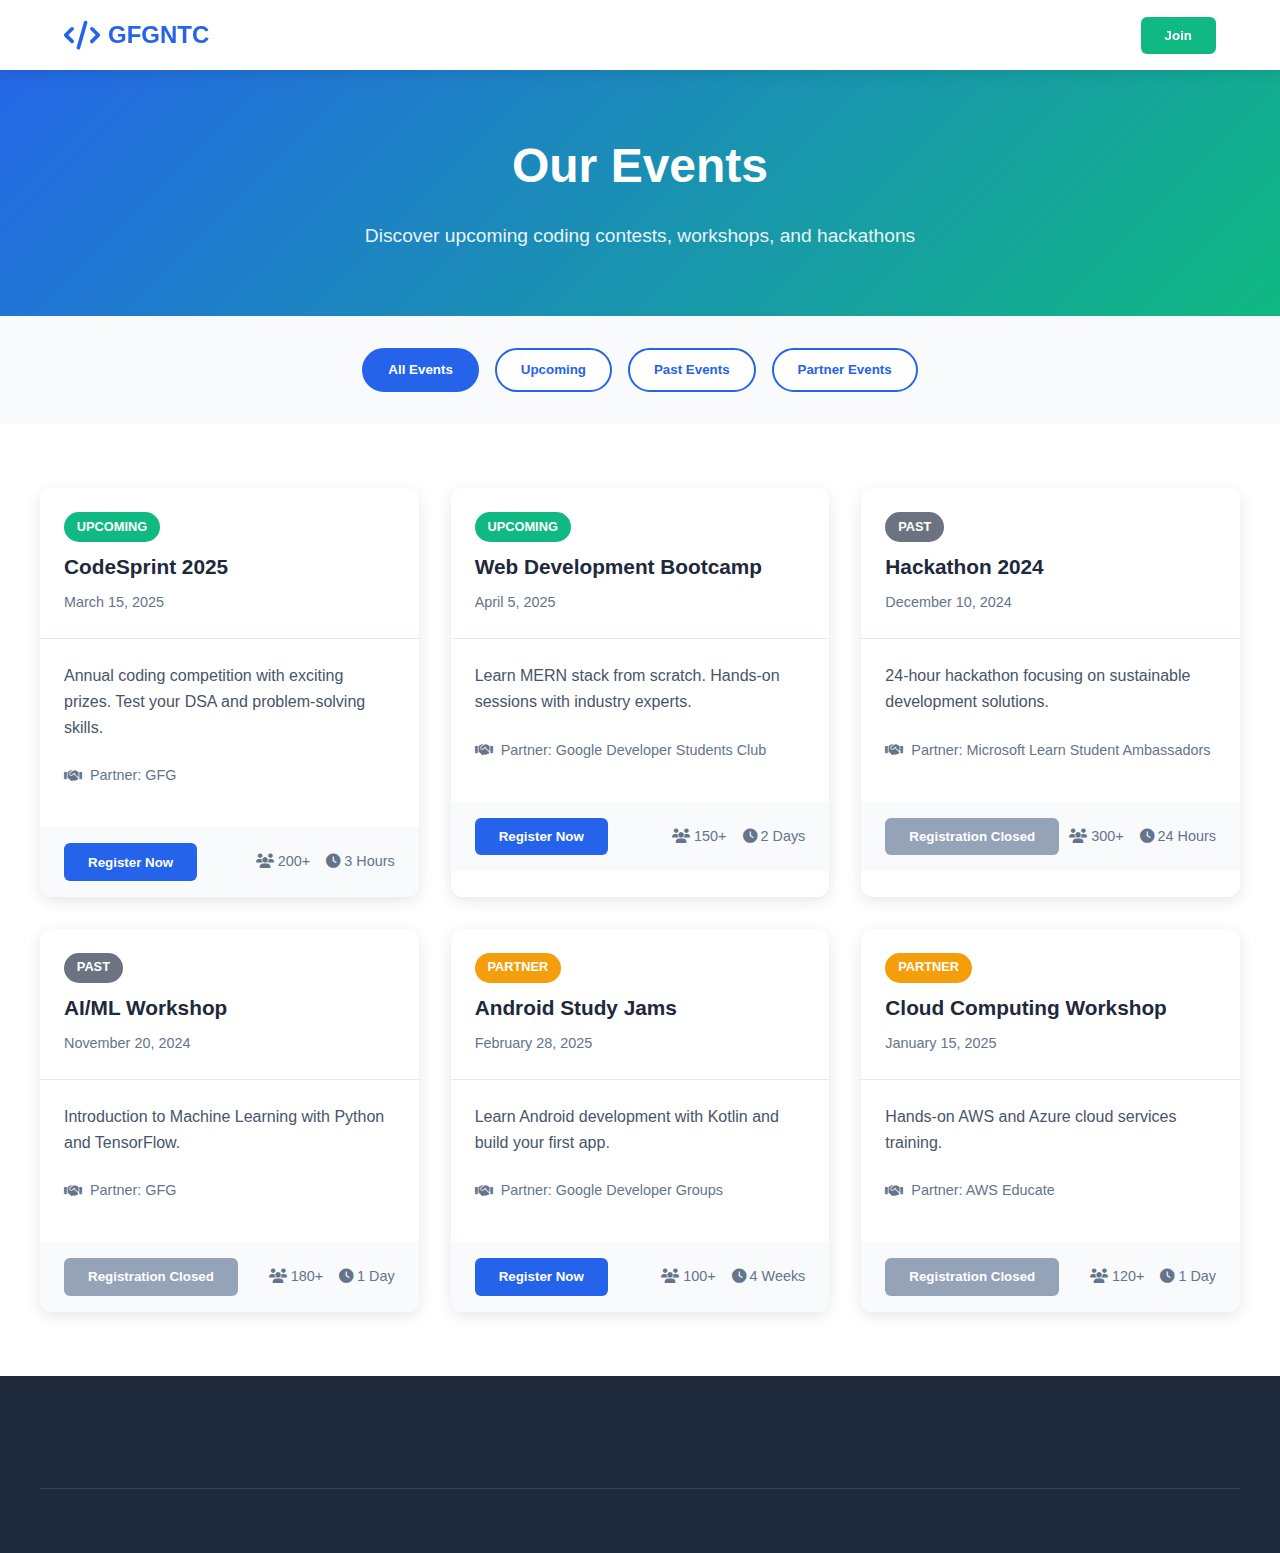
<file: events.html>
<!DOCTYPE html>
<html lang="en">
<head>
    <meta charset="UTF-8">
    <meta name="viewport" content="width=device-width, initial-scale=1.0">
    <title>EVENT PAGE| GFG NTC - GeeksforGeeks Campus Chapter at NITRA Technical Campus | Coding Community</title>
    <meta name="description" content="GFG NTC - Official GeeksforGeeks Campus Chapter at NITRA Technical Campus, Ghaziabad. Join our coding community for workshops, hackathons, coding contests, and skill development. Access DSA resources, placement preparation, and connect with like-minded developers.">
    <meta name="keywords" content="GFG NTC, GeeksforGeeks Campus Chapter, NITRA Technical Campus, coding community, programming workshops, hackathons, coding contests, DSA resources, placement preparation, competitive programming, web development, open source, student developers, AKTU coding club">
    <meta name="author" content="GFG NTC Team">
    <meta name="robots" content="index, follow">
    <meta name="language" content="English">
    <meta name="revisit-after" content="7 days">
    <meta name="geo.region" content="IN-UP">
    <meta name="geo.placename" content="Ghaziabad, Uttar Pradesh">
    <meta name="geo.position" content="28.6692;77.4538">
    <meta name="ICBM" content="28.6692, 77.4538">
    <link rel="canonical" href="https://gfgntc.github.io/gfgntc">

    <!-- Open Graph / Facebook -->
    <meta property="og:type" content="website">
    <meta property="og:url" content="https://gfgntc.github.io/gfgntc">
    <meta property="og:title" content="GFG NTC - GeeksforGeeks Campus Chapter at NITRA Technical Campus | Coding Community">
    <meta property="og:description" content="Official GeeksforGeeks Campus Chapter at NITRA Technical Campus. Join our coding community for workshops, hackathons, coding contests, and skill development. Access DSA resources and placement preparation.">
    <meta property="og:image" content="https://gfgntc.github.io/gfgntc/assets/og-image.png">
    <meta property="og:image:width" content="1200">
    <meta property="og:image:height" content="630">
    <meta property="og:image:alt" content="GFG NTC - GeeksforGeeks Campus Body">
    <meta property="og:site_name" content="GFG NTC">
    <meta property="og:locale" content="en_US">
    <meta property="og:locale:alternate" content="hi_IN">
    <meta property="article:author" content="GFG NTC Core Team">
    <meta property="article:publisher" content="GFG NTC">

    <!-- Twitter -->
    <meta property="twitter:card" content="summary_large_image">
    <meta property="twitter:url" content="https://gfgntc.github.io/gfgntc">
    <meta property="twitter:title" content="GFG NTC - GeeksforGeeks Campus Chapter at NITRA Technical Campus | Coding Community">
    <meta property="twitter:description" content="Official GeeksforGeeks Campus Chapter at NITRA Technical Campus. Join our coding community for workshops, hackathons, coding contests, and skill development.">
    <meta property="twitter:image" content="https://gfgntc.github.io/gfgntc/og-image.png">
    <meta property="twitter:image:alt" content="GFG NTC - GeeksforGeeks Campus Chapter">
    <meta property="twitter:site" content="@gfg_NTC">
    <meta property="twitter:creator" content="@vaibhavbabele">

    <!-- Additional Meta Tags -->
    <meta name="theme-color" content="#2E8B57">
    <meta name="msapplication-TileColor" content="#2E8B57">
    <meta name="application-name" content="GFG NTC">
    <meta name="apple-mobile-web-app-capable" content="yes">
    <meta name="apple-mobile-web-app-status-bar-style" content="default">
    <meta name="apple-mobile-web-app-title" content="GFG NTC">
    <meta name="format-detection" content="telephone=no">
    <meta name="mobile-web-app-capable" content="yes">
    <meta name="msapplication-tap-highlight" content="no">

    <!-- Educational Institution Meta Tags -->
    <meta name="institution" content="NITRA Technical Campus, Ghaziabad">
    <meta name="university" content="Dr. A.P.J. Abdul Kalam Technical University (AKTU)">
    <meta name="campus" content="NITRA Technical Campus">
    <meta name="location" content="Ghaziabad, Uttar Pradesh, India">

    <!-- Coding & Tech Keywords -->
    <meta name="subject" content="Programming, Coding, Computer Science, DSA, Web Development, Competitive Programming">
    <meta name="audience" content="Engineering Students, Developers, Programmers, Coding Enthusiasts">
    <meta name="classification" content="Coding Community, Programming Club, Tech Events, Developer Resources">

    <!-- Schema.org markup for Google -->
    <script type="application/ld+json">
        {
            "@context": "https://schema.org",
            "@type": "Organization",
            "name": "GFG NTC - GeeksforGeeks Campus Chapter",
            "alternateName": "GeeksforGeeks NITRA Technical Campus",
            "description": "Official GeeksforGeeks Campus Chapter at NITRA Technical Campus, Ghaziabad. Building coding community through workshops, hackathons, coding contests, and skill development programs.",
            "url": "https://gfgntc.github.io/gfgntc",
            "logo": "https://gfgntc.github.io/gfgntc/assets/gfgcampus.png",
            "image": "https://gfgntc.github.io/gfgntc/assets/og-image.png",
            "foundingDate": "2025",
            "founder": [
                {
                "@type": "Person",
                "name": "Vaibhav Babele"
                }
            ],
            "member": [
                {
                "@type": "Person",
                "name": "Shivansh Mishra",
                "jobTitle": "Event Lead"
                },
                {
                "@type": "Person",
                "name": "Yogansh Varun", 
                "jobTitle": "PR & Outreach Lead"
                },
                {
                "@type": "Person",
                "name": "Arpita Yadav",
                "jobTitle": "Creative & Design Lead"
                },
                {
                "@type": "Person",
                "name": "Priyanshu Verma",
                "jobTitle": "Social Media Lead"
                }
            ],
            "address": {
                "@type": "PostalAddress",
                "addressLocality": "Ghaziabad",
                "addressRegion": "Uttar Pradesh",
                "addressCountry": "IN"
            },
            "sameAs": [
                "https://www.geeksforgeeks.org/",
                "https://www.linkedin.com/in/geeksforgeeks-ntc/"
            ],
            "contactPoint": {
                "@type": "ContactPoint",
                "contactType": "Customer Service",
                "email": "gfgntcg@gmail.com"
            },
            "event": [
                {
                "@type": "Event",
                "name": "Hacktoberfest Session",
                "startDate": "2025-10-5",
                "endDate": "2025-10-5",
                "description": "Open source contribution session by Vatsalya Srivastava"
                },
                {
                "@type": "Event",
                "name": "Code Utsav", 
                "startDate": "2025-12-06",
                "endDate": "2025-12-06",
                "description": "Coding contest with 5 challenging problems and exciting swags"
                }
            ]
        }
    </script>

    <!-- Favicon Links -->
    <link rel="icon" type="image/png" href="assets/favicon-96x96.png" sizes="96x96" />
    <link rel="icon" type="image/svg+xml" href="assets/favicon.svg" />
    <link rel="shortcut icon" href="assets/favicon.ico" />
    <link rel="apple-touch-icon" sizes="180x180" href="assets/apple-touch-icon.png" />
    <meta name="apple-mobile-web-app-title" content="GFGNTC" />
    <link rel="manifest" href="/ssets/site.webmanifest" />

    <link rel="stylesheet" href="style.css">
    <link rel="stylesheet" href="https://cdnjs.cloudflare.com/ajax/libs/font-awesome/6.4.0/css/all.min.css">
</head>
<body>
    <nav class="navbar">
    <div class="nav-brand">
        <div class="logo">
            <i class="fas fa-code"></i>
            <span>GFGNTC</span>
        </div>
    </div>
    
    <ul class="nav-links">
        <!-- Navigation links will be populated by navigation-data.js -->
    </ul>
    
    <button class="join-btn">Join</button>
    
    <div class="mobile-menu">
        <i class="fas fa-bars"></i>
    </div>
</nav>
    <!-- Events Hero Section -->
    <section class="events-hero">
        <div class="container">
            <h1>Our Events</h1>
            <p>Discover upcoming coding contests, workshops, and hackathons</p>
        </div>
    </section>

    <!-- Events Filter -->
    <section class="events-filter">
        <div class="container">
            <div class="filter-buttons">
                <button class="filter-btn active" data-filter="all">All Events</button>
                <button class="filter-btn" data-filter="upcoming">Upcoming</button>
                <button class="filter-btn" data-filter="past">Past Events</button>
                <button class="filter-btn" data-filter="partner">Partner Events</button>
            </div>
        </div>
    </section>

    <!-- Events Grid -->
    <section class="events-grid">
        <div class="container">
            <div class="events-container">
                <!-- Event cards will be populated by JavaScript -->
            </div>
        </div>
    </section>
    <!-- Footer -->
<footer class="footer">
    <div class="container">
        <div class="footer-content">
            <!-- Brand Section -->
            <div class="footer-brand">
                <!-- Content will be populated by navigation-data.js -->
            </div>

            <!-- Quick Links -->
            <div class="footer-links">
                <!-- Content will be populated by navigation-data.js -->
            </div>

            <!-- Resources -->
            <div class="footer-links">
                <!-- Content will be populated by navigation-data.js -->
            </div>

            <!-- Contact Info -->
            <div class="footer-contact">
                <!-- Content will be populated by navigation-data.js -->
            </div>
        </div>

        <!-- Footer Bottom -->
        <div class="footer-bottom">
            <!-- Content will be populated by navigation-data.js -->
        </div>
    </div>

    <!-- Scroll to Top Button -->
    <button class="scroll-to-top">
        <i class="fas fa-chevron-up"></i>
    </button>
</footer>

    <script src="navigation-data.js"></script>
    <script src="events-data.js"></script>
    <script src="events.js"></script>
    <script src="script.js"></script>
</body>
</html>
</file>
<file: style.css>
* {
    margin: 0;
    padding: 0;
    box-sizing: border-box;
}

body {
    font-family: 'Segoe UI', Tahoma, Geneva, Verdana, sans-serif;
    line-height: 1.6;
}

/* ===== NAVBAR STYLES ===== */
.navbar {
    display: flex;
    justify-content: space-between;
    align-items: center;
    padding: 1rem 5%;
    background: #FFFFFF;
    box-shadow: 0 2px 15px rgba(0, 0, 0, 0.1);
    position: fixed;
    top: 0;
    width: 100%;
    z-index: 1000;
    transition: all 0.3s ease;
}

.nav-brand {
    display: flex;
    align-items: center;
    gap: 1rem;
}

.logo {
    display: flex;
    align-items: center;
    gap: 0.5rem;
    font-size: 1.5rem;
    font-weight: bold;
    color: #2563EB;
}

.logo i {
    font-size: 1.8rem;
}

.brand-name {
    font-size: 1.1rem;
    color: #1E293B;
    font-weight: 600;
}

.nav-links {
    display: flex;
    list-style: none;
    gap: 2rem;
}

.nav-link {
    text-decoration: none;
    color: #1E293B;
    font-weight: 500;
    padding: 0.5rem 0;
    position: relative;
    transition: color 0.3s ease;
}

.nav-link:hover {
    color: #2563EB;
}

.nav-link.active {
    color: #2563EB;
}

.nav-link.active::after {
    content: '';
    position: absolute;
    bottom: 0;
    left: 0;
    width: 100%;
    height: 2px;
    background: #2563EB;
    border-radius: 2px;
}

.join-btn {
    background: #10B981;
    color: white;
    border: none;
    padding: 0.7rem 1.5rem;
    border-radius: 6px;
    font-weight: 600;
    cursor: pointer;
    transition: all 0.3s ease;
}

.join-btn:hover {
    background: #059669;
    transform: translateY(-2px);
    box-shadow: 0 4px 12px rgba(16, 185, 129, 0.3);
}

.mobile-menu {
    display: none;
    font-size: 1.5rem;
    color: #1E293B;
    cursor: pointer;
}

/* ===== RESPONSIVE DESIGN ===== */
@media (max-width: 768px) {
    .nav-links {
        display: none;
    }
    
    .join-btn {
        display: none;
    }
    
    .mobile-menu {
        display: block;
    }
    
    .brand-name {
        display: none;
    }
    
    .navbar {
        padding: 1rem;
    }
}

/* Temporary body padding to see navbar */
main {
    margin-top: 80px;
    padding: 2rem;
    min-height: 200vh;
}

/* ===== HERO SECTION ===== */
.hero {
    min-height: 100vh;
    background: linear-gradient(135deg, #2563EB 0%, #10B981 100%);
    display: flex;
    flex-direction: column;
    justify-content: center;
    align-items: center;
    text-align: center;
    color: white;
    padding: 0 2rem;
    position: relative;
    overflow: hidden;
}

.hero::before {
    content: '';
    position: absolute;
    top: 0;
    left: 0;
    width: 100%;
    height: 100%;
    background: url('images/college-bg.jpg') center/cover;
    opacity: 0.1;
}

.hero-content {
    position: relative;
    z-index: 2;
    max-width: 800px;
}

.hero-title {
    font-size: 3.5rem;
    font-weight: 700;
    margin-bottom: 0.5rem;
    text-shadow: 2px 2px 4px rgba(0,0,0,0.3);
}

.hero-subtitle {
    font-size: 2rem;
    font-weight: 600;
    margin-bottom: 1rem;
    color: #E8F5E9;
}

.hero-description {
    font-size: 1.3rem;
    margin-bottom: 2.5rem;
    opacity: 0.9;
    line-height: 1.6;
}

.hero-buttons {
    display: flex;
    gap: 1.5rem;
    justify-content: center;
    flex-wrap: wrap;
}

.btn-primary {
    background: #F59E0B;
    color: white;
    border: none;
    padding: 1rem 2rem;
    border-radius: 8px;
    font-size: 1.1rem;
    font-weight: 600;
    cursor: pointer;
    transition: all 0.3s ease;
}

.btn-primary:hover {
    background: #D97706;
    transform: translateY(-3px);
    box-shadow: 0 8px 20px rgba(245, 158, 11, 0.4);
}

.btn-secondary {
    background: transparent;
    color: white;
    border: 2px solid white;
    padding: 1rem 2rem;
    border-radius: 8px;
    font-size: 1.1rem;
    font-weight: 600;
    cursor: pointer;
    transition: all 0.3s ease;
}

.btn-secondary:hover {
    background: white;
    color: #2563EB;
    transform: translateY(-3px);
}

.hero-stats {
    display: flex;
    gap: 4rem;
    margin-top: 4rem;
    position: relative;
    z-index: 2;
}

.stat {
    text-align: center;
}

.stat h3 {
    font-size: 2.5rem;
    font-weight: 700;
    margin-bottom: 0.5rem;
}

.stat p {
    font-size: 1.1rem;
    opacity: 0.9;
}

/* Responsive Hero */
@media (max-width: 768px) {
    .hero-title {
        font-size: 2.5rem;
    }
    
    .hero-subtitle {
        font-size: 1.5rem;
    }
    
    .hero-description {
        font-size: 1.1rem;
    }
    
    .hero-stats {
        gap: 2rem;
        flex-wrap: wrap;
    }
    
    .stat h3 {
        font-size: 2rem;
    }
}

/* ===== ABOUT SECTION ===== */
.about {
    padding: 5rem 2rem;
    background: #F8FAFC;
}

.container {
    max-width: 1200px;
    margin: 0 auto;
}

.section-title {
    text-align: center;
    font-size: 2.5rem;
    color: #1E293B;
    margin-bottom: 3rem;
    position: relative;
}

.section-title::after {
    content: '';
    position: absolute;
    bottom: -10px;
    left: 50%;
    transform: translateX(-50%);
    width: 80px;
    height: 4px;
    background: #2563EB;
    border-radius: 2px;
}

.about-content {
    display: grid;
    grid-template-columns: 2fr 1fr;
    gap: 4rem;
    align-items: start;
}

.about-description {
    font-size: 1.2rem;
    line-height: 1.8;
    color: #475569;
    margin-bottom: 3rem;
    text-align: justify;
}

.about-features {
    display: grid;
    grid-template-columns: repeat(3, 1fr);
    gap: 2rem;
}

.feature {
    text-align: center;
    padding: 2rem 1rem;
    background: white;
    border-radius: 12px;
    box-shadow: 0 4px 15px rgba(0, 0, 0, 0.1);
    transition: transform 0.3s ease;
}

.feature:hover {
    transform: translateY(-5px);
}

.feature i {
    font-size: 2.5rem;
    color: #2563EB;
    margin-bottom: 1rem;
}

.feature h4 {
    font-size: 1.3rem;
    color: #1E293B;
    margin-bottom: 0.5rem;
}

.feature p {
    color: #64748B;
    line-height: 1.6;
}

.about-logos {
    display: flex;
    flex-direction: column;
    gap: 2rem;
}

.logo-card {
    background: white;
    padding: 2rem;
    border-radius: 12px;
    text-align: center;
    box-shadow: 0 4px 15px rgba(0, 0, 0, 0.1);
    transition: transform 0.3s ease;
}

.logo-card:hover {
    transform: scale(1.05);
}

.logo-card img {
    width: 120px;
    height: 120px;
    object-fit: contain;
    margin-bottom: 1rem;
}

.logo-card h4 {
    color: #1E293B;
    font-size: 1.1rem;
}

/* Responsive About */
@media (max-width: 968px) {
    .about-content {
        grid-template-columns: 1fr;
        gap: 3rem;
    }
    
    .about-features {
        grid-template-columns: repeat(2, 1fr);
    }
}

@media (max-width: 768px) {
    .about-features {
        grid-template-columns: 1fr;
    }
    
    .about {
        padding: 3rem 1rem;
    }
    
    .section-title {
        font-size: 2rem;
    }
}

/* ===== EVENTS PAGE STYLES ===== */
.events-hero {
    background: linear-gradient(135deg, #2563EB 0%, #10B981 100%);
    color: white;
    padding: 8rem 2rem 4rem;
    text-align: center;
}

.events-hero h1 {
    font-size: 3rem;
    margin-bottom: 1rem;
}

.events-hero p {
    font-size: 1.2rem;
    opacity: 0.9;
}

.events-filter {
    padding: 2rem;
    background: #F8FAFC;
}

.filter-buttons {
    display: flex;
    justify-content: center;
    gap: 1rem;
    flex-wrap: wrap;
}

.filter-btn {
    padding: 0.8rem 1.5rem;
    border: 2px solid #2563EB;
    background: white;
    color: #2563EB;
    border-radius: 25px;
    cursor: pointer;
    transition: all 0.3s ease;
    font-weight: 600;
}

.filter-btn.active,
.filter-btn:hover {
    background: #2563EB;
    color: white;
}

.events-grid {
    padding: 4rem 2rem;
}

.events-container {
    display: grid;
    grid-template-columns: repeat(auto-fit, minmax(350px, 1fr));
    gap: 2rem;
}

.event-card {
    background: white;
    border-radius: 12px;
    overflow: hidden;
    box-shadow: 0 4px 15px rgba(0, 0, 0, 0.1);
    transition: transform 0.3s ease;
}

.event-card:hover {
    transform: translateY(-5px);
}

.event-header {
    padding: 1.5rem;
    border-bottom: 1px solid #E2E8F0;
}

/* Additional styles for events page */
.no-events,
.error-message {
    text-align: center;
    padding: 3rem;
    color: #64748B;
    background: #F8FAFC;
    border-radius: 12px;
    border: 1px dashed #CBD5E1;
    grid-column: 1 / -1;
}

.no-events i,
.error-message i {
    font-size: 3rem;
    color: #94A3B8;
    margin-bottom: 1rem;
}

.no-events h3,
.error-message h3 {
    color: #475569;
    margin-bottom: 0.5rem;
}

.retry-btn {
    background: #2563EB;
    color: white;
    border: none;
    padding: 0.7rem 1.5rem;
    border-radius: 6px;
    cursor: pointer;
    margin-top: 1rem;
    transition: background 0.3s ease;
}

.retry-btn:hover {
    background: #1D4ED8;
}

.event-type {
    display: inline-block;
    padding: 0.3rem 0.8rem;
    border-radius: 15px;
    font-size: 0.8rem;
    font-weight: 600;
    margin-bottom: 0.5rem;
}

.type-upcoming {
    background: #10B981;
    color: white;
}

.type-past {
    background: #6B7280;
    color: white;
}

.type-partner {
    background: #F59E0B;
    color: white;
}

.event-title {
    font-size: 1.3rem;
    color: #1E293B;
    margin-bottom: 0.5rem;
}

.event-date {
    color: #64748B;
    font-size: 0.9rem;
}

.event-body {
    padding: 1.5rem;
}

.event-description {
    color: #475569;
    line-height: 1.6;
    margin-bottom: 1.5rem;
}

.event-partner {
    display: flex;
    align-items: center;
    gap: 0.5rem;
    margin-bottom: 1rem;
    color: #64748B;
    font-size: 0.9rem;
}

.event-footer {
    padding: 1rem 1.5rem;
    background: #F8FAFC;
    display: flex;
    justify-content: space-between;
    align-items: center;
}

.register-btn {
    background: #2563EB;
    color: white;
    border: none;
    padding: 0.7rem 1.5rem;
    border-radius: 6px;
    cursor: pointer;
    font-weight: 600;
    transition: background 0.3s ease;
}

.register-btn:hover {
    background: #1D4ED8;
}

.register-btn.disabled {
    background: #94A3B8;
    cursor: not-allowed;
}

.event-stats {
    display: flex;
    gap: 1rem;
    color: #64748B;
    font-size: 0.9rem;
}


/* ===== TEAM SECTION ===== */
.team {
    padding: 5rem 2rem;
    background: white;
}

.section-subtitle {
    text-align: center;
    color: #64748B;
    font-size: 1.2rem;
    margin-bottom: 3rem;
    max-width: 600px;
    margin-left: auto;
    margin-right: auto;
}

.team-filter {
    display: flex;
    justify-content: center;
    gap: 1rem;
    margin-bottom: 3rem;
    flex-wrap: wrap;
}

.team-filter-btn {
    padding: 0.7rem 1.5rem;
    border: 2px solid #E2E8F0;
    background: white;
    color: #64748B;
    border-radius: 25px;
    cursor: pointer;
    transition: all 0.3s ease;
    font-weight: 600;
}

.team-filter-btn.active,
.team-filter-btn:hover {
    border-color: #2563EB;
    background: #2563EB;
    color: white;
}

.team-grid {
    display: grid;
    grid-template-columns: repeat(auto-fit, minmax(280px, 1fr));
    gap: 2rem;
}

.team-member {
    background: white;
    border-radius: 12px;
    padding: 2rem;
    text-align: center;
    box-shadow: 0 4px 15px rgba(0, 0, 0, 0.1);
    transition: all 0.3s ease;
    border: 1px solid #F1F5F9;
}

.team-member:hover {
    transform: translateY(-5px);
    box-shadow: 0 8px 25px rgba(0, 0, 0, 0.15);
}

.member-image {
    width: 120px;
    height: 120px;
    border-radius: 50%;
    margin: 0 auto 1.5rem;
    overflow: hidden;
    border: 4px solid #F1F5F9;
}

.member-image img {
    width: 100%;
    height: 100%;
    object-fit: cover;
}

.member-placeholder {
    width: 100%;
    height: 100%;
    background: linear-gradient(135deg, #2563EB, #10B981);
    display: flex;
    align-items: center;
    justify-content: center;
    color: white;
    font-size: 2.5rem;
}

.member-info h3 {
    font-size: 1.3rem;
    color: #1E293B;
    margin-bottom: 0.5rem;
}

.member-role {
    color: #2563EB;
    font-weight: 600;
    margin-bottom: 0.5rem;
    font-size: 0.9rem;
}

.member-batch {
    color: #64748B;
    font-size: 0.9rem;
    margin-bottom: 1rem;
}

.member-description {
    color: #475569;
    font-size: 0.9rem;
    line-height: 1.5;
    margin-bottom: 1.5rem;
}

.member-social {
    display: flex;
    justify-content: center;
    gap: 0.8rem;
}

.social-link {
    width: 35px;
    height: 35px;
    border-radius: 50%;
    display: flex;
    align-items: center;
    justify-content: center;
    color: white;
    text-decoration: none;
    transition: all 0.3s ease;
    font-size: 0.9rem;
}

.social-link:hover {
    transform: translateY(-2px);
}

/* Additional Social Icons */
.social-behance { background: #053EFF; }
.social-medium { background: #000000; }
.social-leetcode { background: #FFA116; }
.social-codeforces { background: #3B5998; }

.social-linkedin { background: #0077B5; }
.social-github { background: #333; }
.social-instagram { background: #E4405F; }
.social-twitter { background: #1DA1F2; }

.team-tag {
    display: inline-block;
    padding: 0.2rem 0.8rem;
    background: #F1F5F9;
    color: #64748B;
    border-radius: 12px;
    font-size: 0.7rem;
    font-weight: 600;
    margin-top: 0.5rem;
}

/* Responsive Team */
@media (max-width: 768px) {
    .team-grid {
        grid-template-columns: repeat(auto-fit, minmax(250px, 1fr));
    }
    
    .team-filter {
        gap: 0.5rem;
    }
    
    .team-filter-btn {
        padding: 0.6rem 1.2rem;
        font-size: 0.9rem;
    }
}

/* ===== GALLERY SECTION ===== */
.gallery {
    padding: 5rem 2rem;
    background: #F8FAFC;
}

.gallery-filter {
    display: flex;
    justify-content: center;
    gap: 1rem;
    margin-bottom: 3rem;
    flex-wrap: wrap;
}

.gallery-filter-btn {
    padding: 0.7rem 1.5rem;
    border: 2px solid #E2E8F0;
    background: white;
    color: #64748B;
    border-radius: 25px;
    cursor: pointer;
    transition: all 0.3s ease;
    font-weight: 600;
}

.gallery-filter-btn.active,
.gallery-filter-btn:hover {
    border-color: #2563EB;
    background: #2563EB;
    color: white;
}

.gallery-grid {
    display: grid;
    grid-template-columns: repeat(auto-fit, minmax(300px, 1fr));
    gap: 1.5rem;
}

.gallery-item {
    position: relative;
    border-radius: 12px;
    overflow: hidden;
    cursor: pointer;
    aspect-ratio: 4/3;
    transition: transform 0.3s ease;
}

.gallery-item:hover {
    transform: scale(1.03);
}

.gallery-image {
    width: 100%;
    height: 100%;
    object-fit: cover;
    transition: transform 0.3s ease;
}

.gallery-item:hover .gallery-image {
    transform: scale(1.1);
}

.gallery-overlay {
    position: absolute;
    bottom: 0;
    left: 0;
    right: 0;
    background: linear-gradient(transparent, rgba(0,0,0,0.8));
    color: white;
    padding: 2rem 1rem 1rem;
    transform: translateY(100%);
    transition: transform 0.3s ease;
}

.gallery-item:hover .gallery-overlay {
    transform: translateY(0);
}

.gallery-title {
    font-size: 1.1rem;
    font-weight: 600;
    margin-bottom: 0.3rem;
}

.gallery-event {
    font-size: 0.9rem;
    opacity: 0.9;
}

/* ===== LIGHTBOX STYLES ===== */
.lightbox {
    display: none;
    position: fixed;
    z-index: 2000;
    left: 0;
    top: 0;
    width: 100%;
    height: 100%;
    background: rgba(0, 0, 0, 0.9);
    backdrop-filter: blur(5px);
}

.lightbox-content {
    position: relative;
    margin: 2% auto;
    width: 90%;
    max-width: 1000px;
    height: 90%;
    display: flex;
    flex-direction: column;
}

.lightbox-close {
    position: absolute;
    top: -40px;
    right: 0;
    color: white;
    font-size: 2.5rem;
    font-weight: bold;
    cursor: pointer;
    z-index: 2001;
}

.lightbox-image {
    width: 100%;
    height: 80%;
    object-fit: contain;
    background: #000;
}

.lightbox-caption {
    background: white;
    padding: 1.5rem;
    height: 20%;
    overflow-y: auto;
}

.lightbox-title {
    color: #1E293B;
    font-size: 1.3rem;
    margin-bottom: 0.5rem;
}

.lightbox-description {
    color: #475569;
    margin-bottom: 1rem;
    line-height: 1.5;
}

.lightbox-meta {
    display: flex;
    justify-content: space-between;
    color: #64748B;
    font-size: 0.9rem;
}

.lightbox-nav {
    position: absolute;
    top: 50%;
    transform: translateY(-50%);
    background: rgba(255, 255, 255, 0.2);
    color: white;
    border: none;
    padding: 1rem;
    cursor: pointer;
    font-size: 1.5rem;
    transition: background 0.3s ease;
    border-radius: 50%;
    width: 50px;
    height: 50px;
    display: flex;
    align-items: center;
    justify-content: center;
}

.lightbox-nav:hover {
    background: rgba(255, 255, 255, 0.4);
}

.lightbox-prev {
    left: 20px;
}

.lightbox-next {
    right: 20px;
}

/* Responsive Gallery */
@media (max-width: 768px) {
    .gallery-grid {
        grid-template-columns: repeat(auto-fit, minmax(250px, 1fr));
        gap: 1rem;
    }
    
    .gallery-filter {
        gap: 0.5rem;
    }
    
    .gallery-filter-btn {
        padding: 0.6rem 1.2rem;
        font-size: 0.9rem;
    }
    
    .lightbox-content {
        width: 95%;
        height: 95%;
    }
    
    .lightbox-nav {
        width: 40px;
        height: 40px;
        font-size: 1.2rem;
    }
}


/* ===== FAQ SECTION ===== */
.faq {
    padding: 5rem 2rem;
    background: white;
}

.faq-container {
    max-width: 800px;
    margin: 0 auto 3rem;
}

.faq-item {
    background: white;
    border: 1px solid #E2E8F0;
    border-radius: 12px;
    margin-bottom: 1rem;
    overflow: hidden;
    box-shadow: 0 2px 8px rgba(0, 0, 0, 0.08);
    transition: all 0.3s ease;
}

.faq-item:hover {
    box-shadow: 0 4px 15px rgba(0, 0, 0, 0.12);
}

.faq-question {
    padding: 1.5rem;
    background: white;
    border: none;
    width: 100%;
    text-align: left;
    cursor: pointer;
    display: flex;
    justify-content: space-between;
    align-items: center;
    font-size: 1.1rem;
    font-weight: 600;
    color: #1E293B;
    transition: background 0.3s ease;
}

.faq-question:hover {
    background: #F8FAFC;
}

.faq-icon {
    color: #2563EB;
    font-size: 1.2rem;
    transition: transform 0.3s ease;
}

.faq-item.active .faq-icon {
    transform: rotate(180deg);
}

.faq-answer {
    padding: 0 1.5rem;
    max-height: 0;
    overflow: hidden;
    transition: all 0.3s ease;
    background: #F8FAFC;
    color: #475569;
    line-height: 1.6;
}

.faq-item.active .faq-answer {
    padding: 1.5rem;
    max-height: 500px;
}

.faq-category {
    display: inline-block;
    padding: 0.2rem 0.8rem;
    background: #EFF6FF;
    color: #2563EB;
    border-radius: 15px;
    font-size: 0.7rem;
    font-weight: 600;
    margin-left: 1rem;
    text-transform: uppercase;
}

.faq-contact {
    text-align: center;
    padding: 2rem;
    background: #F8FAFC;
    border-radius: 12px;
    border: 1px solid #E2E8F0;
}

.faq-contact a {
    color: #2563EB;
    text-decoration: none;
    font-weight: 600;
}

.faq-contact a:hover {
    text-decoration: underline;
}

/* FAQ Filter (Optional) */
.faq-filter {
    display: flex;
    justify-content: center;
    gap: 1rem;
    margin-bottom: 2rem;
    flex-wrap: wrap;
}

.faq-filter-btn {
    padding: 0.6rem 1.2rem;
    border: 2px solid #E2E8F0;
    background: white;
    color: #64748B;
    border-radius: 20px;
    cursor: pointer;
    transition: all 0.3s ease;
    font-weight: 600;
    font-size: 0.9rem;
}

.faq-filter-btn.active,
.faq-filter-btn:hover {
    border-color: #2563EB;
    background: #2563EB;
    color: white;
}

/* Responsive FAQ */
@media (max-width: 768px) {
    .faq {
        padding: 3rem 1rem;
    }
    
    .faq-question {
        padding: 1.2rem;
        font-size: 1rem;
    }
    
    .faq-item.active .faq-answer {
        padding: 1.2rem;
    }
    
    .faq-category {
        display: none;
    }
}

/* FAQ Filter and Empty State */
.no-faqs {
    text-align: center;
    padding: 3rem;
    color: #64748B;
    background: #F8FAFC;
    border-radius: 12px;
    border: 1px dashed #CBD5E1;
}

.faq-filter {
    display: flex;
    justify-content: center;
    gap: 0.8rem;
    margin-bottom: 2rem;
    flex-wrap: wrap;
}

/* ===== CONTACT SECTION ===== */
.contact {
    padding: 5rem 2rem;
    background: #F8FAFC;
}

.contact-content {
    display: grid;
    grid-template-columns: 1fr 1fr;
    gap: 4rem;
    margin-bottom: 4rem;
}

.contact-info h3,
.contact-form h3 {
    color: #1E293B;
    font-size: 1.5rem;
    margin-bottom: 2rem;
    position: relative;
}

.contact-info h3::after,
.contact-form h3::after {
    content: '';
    position: absolute;
    bottom: -8px;
    left: 0;
    width: 50px;
    height: 3px;
    background: #2563EB;
    border-radius: 2px;
}

.contact-details {
    margin-bottom: 2.5rem;
}

.contact-item {
    display: flex;
    align-items: flex-start;
    gap: 1rem;
    margin-bottom: 2rem;
    padding: 1.5rem;
    background: white;
    border-radius: 12px;
    box-shadow: 0 2px 10px rgba(0, 0, 0, 0.08);
    transition: transform 0.3s ease;
}

.contact-item:hover {
    transform: translateY(-3px);
    box-shadow: 0 4px 15px rgba(0, 0, 0, 0.12);
}

.contact-icon {
    width: 50px;
    height: 50px;
    background: #EFF6FF;
    border-radius: 50%;
    display: flex;
    align-items: center;
    justify-content: center;
    color: #2563EB;
    font-size: 1.2rem;
    flex-shrink: 0;
}

.contact-text h4 {
    color: #1E293B;
    margin-bottom: 0.5rem;
    font-size: 1.1rem;
}

.contact-text p {
    color: #475569;
    margin-bottom: 0.5rem;
    line-height: 1.5;
}

.contact-text a {
    color: #2563EB;
    text-decoration: none;
    font-weight: 600;
    font-size: 0.9rem;
    transition: color 0.3s ease;
}

.contact-text a:hover {
    color: #1D4ED8;
    text-decoration: underline;
}

/* Contact section social links */
.contact-info .social-links {
    margin-top: 2rem;
}

.contact-info .social-links h4 {
    margin-bottom: 1rem;
    color: #1E293B;
}

.contact-info .social-icons {
    display: flex;
    gap: 1rem;
}

.contact-info .social-icons .social-link {
    width: 40px;
    height: 40px;
    border-radius: 50%;
    background: #2563EB;
    color: white;
    display: flex;
    align-items: center;
    justify-content: center;
    text-decoration: none;
    transition: all 0.3s ease;
}

.contact-info .social-icons .social-link:hover {
    background: #1D4ED8;
    transform: translateY(-2px);
}

.social-links h4 {
    color: #1E293B;
    margin-bottom: 1rem;
    font-size: 1.1rem;
}

.social-icons {
    display: flex;
    gap: 1rem;
}

.social-icons .social-link {
    width: 45px;
    height: 45px;
    border-radius: 50%;
    display: flex;
    align-items: center;
    justify-content: center;
    color: white;
    text-decoration: none;
    transition: all 0.3s ease;
    font-size: 1.1rem;
}

.social-icons .social-link:hover {
    transform: translateY(-3px);
    box-shadow: 0 5px 15px rgba(0, 0, 0, 0.2);
}

/* Contact Form */
.contact-form {
    background: white;
    padding: 2rem;
    border-radius: 12px;
    box-shadow: 0 4px 20px rgba(0, 0, 0, 0.1);
}

.form-group {
    margin-bottom: 1.5rem;
}

.form-group label {
    display: block;
    margin-bottom: 0.5rem;
    color: #374151;
    font-weight: 600;
    font-size: 0.9rem;
}

.form-group input,
.form-group textarea {
    width: 100%;
    padding: 0.8rem 1rem;
    border: 2px solid #E2E8F0;
    border-radius: 8px;
    font-size: 1rem;
    transition: all 0.3s ease;
    background: #F8FAFC;
}

.form-group input:focus,
.form-group textarea:focus {
    outline: none;
    border-color: #2563EB;
    background: white;
    box-shadow: 0 0 0 3px rgba(37, 99, 235, 0.1);
}

.form-group textarea {
    resize: vertical;
    min-height: 120px;
}

.error-message {
    color: #DC2626;
    font-size: 0.8rem;
    margin-top: 0.3rem;
    display: block;
    min-height: 1rem;
}

.submit-btn {
    background: #2563EB;
    color: white;
    border: none;
    padding: 1rem 2rem;
    border-radius: 8px;
    font-size: 1rem;
    font-weight: 600;
    cursor: pointer;
    transition: all 0.3s ease;
    width: 100%;
    position: relative;
    overflow: hidden;
}

.submit-btn:hover {
    background: #1D4ED8;
    transform: translateY(-2px);
    box-shadow: 0 4px 12px rgba(37, 99, 235, 0.3);
}

.submit-btn:disabled {
    background: #94A3B8;
    cursor: not-allowed;
    transform: none;
    box-shadow: none;
}

.btn-loading {
    display: none;
}

.submit-btn.loading .btn-text {
    display: none;
}

.submit-btn.loading .btn-loading {
    display: block;
}

/* Map Section */
.map-section {
    margin-top: 3rem;
}

.map-section h3 {
    color: #1E293B;
    font-size: 1.5rem;
    margin-bottom: 1.5rem;
    text-align: center;
}

.map-container {
    background: white;
    border-radius: 12px;
    overflow: hidden;
    box-shadow: 0 4px 20px rgba(0, 0, 0, 0.1);
    height: 300px;
}

.map-placeholder {
    height: 100%;
    display: flex;
    flex-direction: column;
    align-items: center;
    justify-content: center;
    background: linear-gradient(135deg, #667eea 0%, #764ba2 100%);
    color: white;
    text-align: center;
}

.map-placeholder i {
    font-size: 3rem;
    margin-bottom: 1rem;
    opacity: 0.9;
}

.map-placeholder p {
    font-size: 1.2rem;
    margin-bottom: 1rem;
    font-weight: 600;
}

.map-link {
    color: white;
    text-decoration: none;
    padding: 0.7rem 1.5rem;
    border: 2px solid white;
    border-radius: 25px;
    transition: all 0.3s ease;
    font-weight: 600;
}

.map-link:hover {
    background: white;
    color: #667eea;
}

/* Responsive Contact */
@media (max-width: 968px) {
    .contact-content {
        grid-template-columns: 1fr;
        gap: 3rem;
    }
    
    .contact-info {
        order: 2;
    }
    
    .contact-form {
        order: 1;
    }
}

@media (max-width: 768px) {
    .contact {
        padding: 3rem 1rem;
    }
    
    .contact-item {
        flex-direction: column;
        text-align: center;
    }
    
    .contact-icon {
        align-self: center;
    }
    
    .social-icons {
        justify-content: center;
    }
    
    .contact-form {
        padding: 1.5rem;
    }
}

/* ===== FOOTER SECTION ===== */
.footer {
    background: #1E293B;
    color: white;
    padding: 4rem 0 0;
    position: relative;
}

.footer-content {
    display: grid;
    grid-template-columns: 2fr 1fr 1fr 1.5fr;
    gap: 3rem;
    margin-bottom: 3rem;
}

.footer-brand {
    margin-right: 2rem;
}

.footer-logo {
    display: flex;
    align-items: center;
    gap: 0.5rem;
    font-size: 1.8rem;
    font-weight: bold;
    color: #10B981;
    margin-bottom: 1rem;
}

.footer-logo i {
    font-size: 2rem;
}

.footer-description {
    color: #CBD5E1;
    line-height: 1.6;
    margin-bottom: 2rem;
    font-size: 0.95rem;
}

.footer-social {
    display: flex;
    gap: 1rem;
}

.footer-social .social-link {
    width: 40px;
    height: 40px;
    border-radius: 50%;
    background: #334155;
    color: white;
    display: flex;
    align-items: center;
    justify-content: center;
    text-decoration: none;
    transition: all 0.3s ease;
    font-size: 1rem;
}

.footer-social .social-link:hover {
    background: #10B981;
    transform: translateY(-3px);
    box-shadow: 0 5px 15px rgba(16, 185, 129, 0.3);
}

.footer-links h3,
.footer-contact h3 {
    color: white;
    font-size: 1.2rem;
    margin-bottom: 1.5rem;
    position: relative;
}

.footer-links h3::after,
.footer-contact h3::after {
    content: '';
    position: absolute;
    bottom: -8px;
    left: 0;
    width: 30px;
    height: 2px;
    background: #10B981;
}

.footer-links ul {
    list-style: none;
}

.footer-links li {
    margin-bottom: 0.8rem;
}

.footer-links a {
    color: #CBD5E1;
    text-decoration: none;
    transition: all 0.3s ease;
    font-size: 0.9rem;
}

.footer-links a:hover {
    color: #10B981;
    padding-left: 5px;
}

.footer-contact .contact-info {
    margin-bottom: 2rem;
}

.footer-contact .contact-item {
    display: flex;
    align-items: flex-start;
    gap: 0.8rem;
    margin-bottom: 1rem;
    color: #CBD5E1;
    font-size: 0.9rem;
}

.footer-contact .contact-item i {
    color: #10B981;
    margin-top: 0.2rem;
    flex-shrink: 0;
}

.newsletter h4 {
    color: white;
    font-size: 1rem;
    margin-bottom: 1rem;
}

.newsletter-form {
    display: flex;
    gap: 0.5rem;
}

.newsletter-form input {
    flex: 1;
    padding: 0.7rem 1rem;
    border: 1px solid #475569;
    border-radius: 6px;
    background: #334155;
    color: white;
    font-size: 0.9rem;
}

.newsletter-form input::placeholder {
    color: #94A3B8;
}

.newsletter-form input:focus {
    outline: none;
    border-color: #10B981;
}

.newsletter-form button {
    background: #10B981;
    color: white;
    border: none;
    padding: 0.7rem 1rem;
    border-radius: 6px;
    cursor: pointer;
    transition: background 0.3s ease;
}

.newsletter-form button:hover {
    background: #059669;
}

/* Footer Bottom */
.footer-bottom {
    border-top: 1px solid #334155;
    padding: 2rem 0;
    display: flex;
    justify-content: space-between;
    align-items: center;
    flex-wrap: wrap;
    gap: 1rem;
}

.footer-copyright p {
    color: #94A3B8;
    font-size: 0.9rem;
    margin: 0;
}

.footer-credits p {
    color: #CBD5E1;
    font-size: 0.9rem;
    margin: 0;
    display: flex;
    align-items: center;
    gap: 0.3rem;
}

.footer-credits .fa-heart {
    color: #EF4444;
    animation: heartbeat 2s infinite;
}

@keyframes heartbeat {
    0%, 100% { transform: scale(1); }
    50% { transform: scale(1.1); }
}

.footer-legal {
    display: flex;
    gap: 1.5rem;
}

.footer-legal a {
    color: #94A3B8;
    text-decoration: none;
    font-size: 0.9rem;
    transition: color 0.3s ease;
}

.footer-legal a:hover {
    color: #10B981;
}

/* Scroll to Top Button */
.scroll-to-top {
    position: fixed;
    bottom: 30px;
    right: 30px;
    width: 50px;
    height: 50px;
    background: #10B981;
    color: white;
    border: none;
    border-radius: 50%;
    cursor: pointer;
    display: none;
    align-items: center;
    justify-content: center;
    font-size: 1.2rem;
    box-shadow: 0 4px 15px rgba(16, 185, 129, 0.3);
    transition: all 0.3s ease;
    z-index: 1000;
}

.scroll-to-top:hover {
    background: #059669;
    transform: translateY(-3px);
    box-shadow: 0 6px 20px rgba(16, 185, 129, 0.4);
}

.scroll-to-top.visible {
    display: flex;
}

/* Responsive Footer */
@media (max-width: 1024px) {
    .footer-content {
        grid-template-columns: 1fr 1fr;
        gap: 2rem;
    }
}

@media (max-width: 768px) {
    .footer {
        padding: 3rem 0 0;
    }
    
    .footer-content {
        grid-template-columns: 1fr;
        gap: 2rem;
        text-align: center;
    }
    
    .footer-brand {
        margin-right: 0;
    }
    
    .footer-social {
        justify-content: center;
    }
    
    .footer-links h3::after,
    .footer-contact h3::after {
        left: 50%;
        transform: translateX(-50%);
    }
    
    .footer-bottom {
        flex-direction: column;
        text-align: center;
        gap: 1rem;
    }
    
    .footer-legal {
        justify-content: center;
    }
    
    .scroll-to-top {
        bottom: 20px;
        right: 20px;
        width: 45px;
        height: 45px;
    }
}

@media (max-width: 480px) {
    .newsletter-form {
        flex-direction: column;
    }
    
    .newsletter-form button {
        width: 100%;
    }
}


/* Newsletter Success State */
.newsletter-success {
    color: #10B981;
    display: flex;
    align-items: center;
    gap: 0.5rem;
    font-weight: 600;
    padding: 0.5rem 0;
}

.newsletter-success i {
    font-size: 1.2rem;
}
</file>
